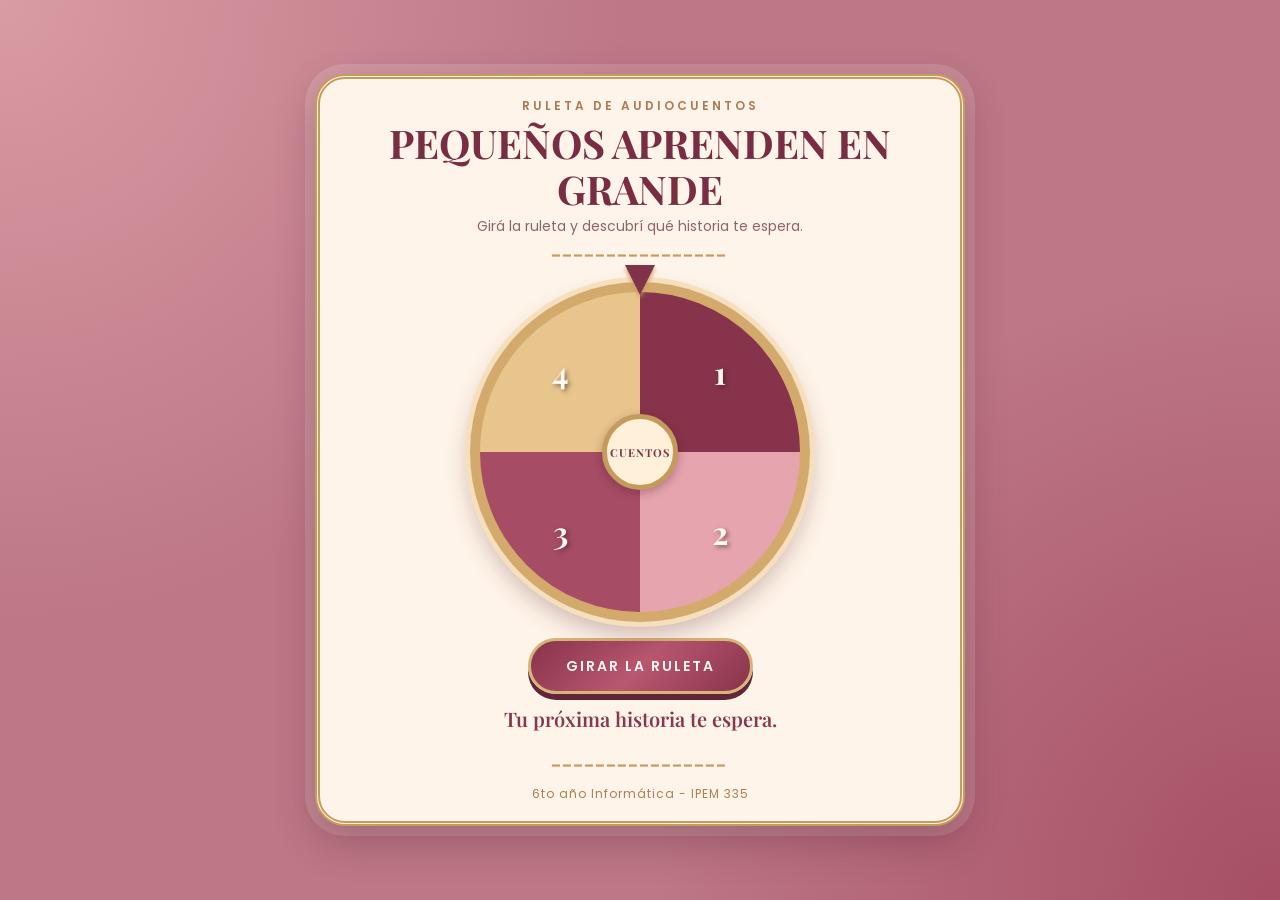
<file: index.html>
<!DOCTYPE html>
<html lang="es">
<head>
    <meta charset="UTF-8">
    <meta name="viewport" content="width=device-width, initial-scale=1.0">
    <title>Pequeños aprenden en grande - Ruleta de cuentos</title>
    <link rel="stylesheet" href="style.css">
    <link href="https://fonts.googleapis.com/css2?family=Playfair+Display:wght@600;700&family=Poppins:wght@400;500;600&display=swap" rel="stylesheet">
</head>
<body>
    <main class="contenedor">
        <header>
            <p class="subtitulo">RULETA DE AUDIOCUENTOS</p>
            <h1>PEQUEÑOS APRENDEN EN GRANDE</h1>
            <p class="descripcion">Girá la ruleta y descubrí qué historia te espera.</p>
        </header>

        <div class="adorno">━━━━━━━━━━━━━━━━</div>

        <section class="zona-ruleta" aria-label="Ruleta con cuatro cuentos">
            <div class="puntero"></div>
            <div class="ruleta" id="ruleta">
                <div class="numero n1">1</div>
                <div class="numero n2">2</div>
                <div class="numero n3">3</div>
                <div class="numero n4">4</div>
                <div class="centro"><span>CUENTOS</span></div>
            </div>
        </section>

        <button id="botonGirar" onclick="girarRuleta()">GIRAR LA RULETA</button>
        <div class="resultado" id="resultado" aria-live="polite">
            Tu próxima historia te espera.
        </div>
        <a id="linkCuento" class="boton-cuento" href="#" style="display: none;">
            ABRIR CUENTO
        </a>

        <div class="adorno">━━━━━━━━━━━━━━━━</div>
        <footer>6to año Informática - IPEM 335</footer>
    </main>
    <script src="script.js"></script>
</body>
</html>
</file>
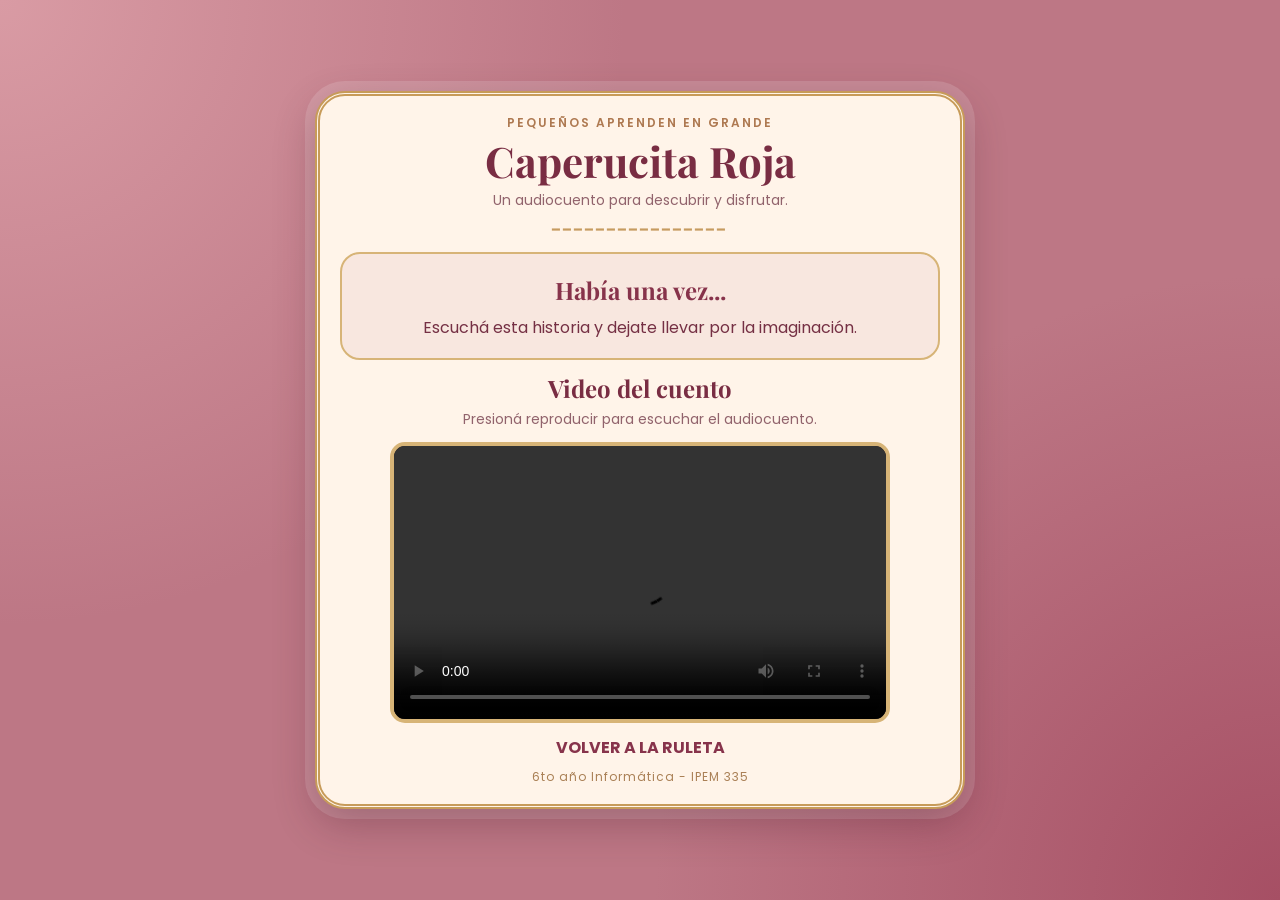
<file: cuentos/caperucitaroja.html>
<!DOCTYPE html>
<html lang="es">
<head>
    <meta charset="UTF-8">
    <meta name="viewport" content="width=device-width, initial-scale=1.0">
    <title>Caperucita Roja - Pequeños aprenden en grande</title>
    <link rel="stylesheet" href="../style.css">
    <link href="https://fonts.googleapis.com/css2?family=Playfair+Display:wght@600;700&family=Poppins:wght@400;500;600&display=swap" rel="stylesheet">
</head>
<body>
    <main class="contenedor pagina-cuento">
        <header>
            <p class="subtitulo">PEQUEÑOS APRENDEN EN GRANDE</p>
            <h1>Caperucita Roja</h1>
            <p class="descripcion">Un audiocuento para descubrir y disfrutar.</p>
        </header>

        <div class="adorno">━━━━━━━━━━━━━━━━</div>
        <section class="historia">
            <h2>Había una vez...</h2>
            <p>Escuchá esta historia y dejate llevar por la imaginación.</p>
        </section>

        <h2 class="titulo-video">Video del cuento</h2>
        <p class="descripcion">Presioná reproducir para escuchar el audiocuento.</p>
        <div class="video-contenedor">
            <video controls preload="metadata" playsinline>
                <source src="../videos/caperucita.mp4" type="video/mp4">
                Tu navegador no puede reproducir este video.
            </video>
        </div>

        <a href="../index.html" class="volver">VOLVER A LA RULETA</a>
        <footer>6to año Informática - IPEM 335</footer>
    </main>
</body>
</html>
</file>
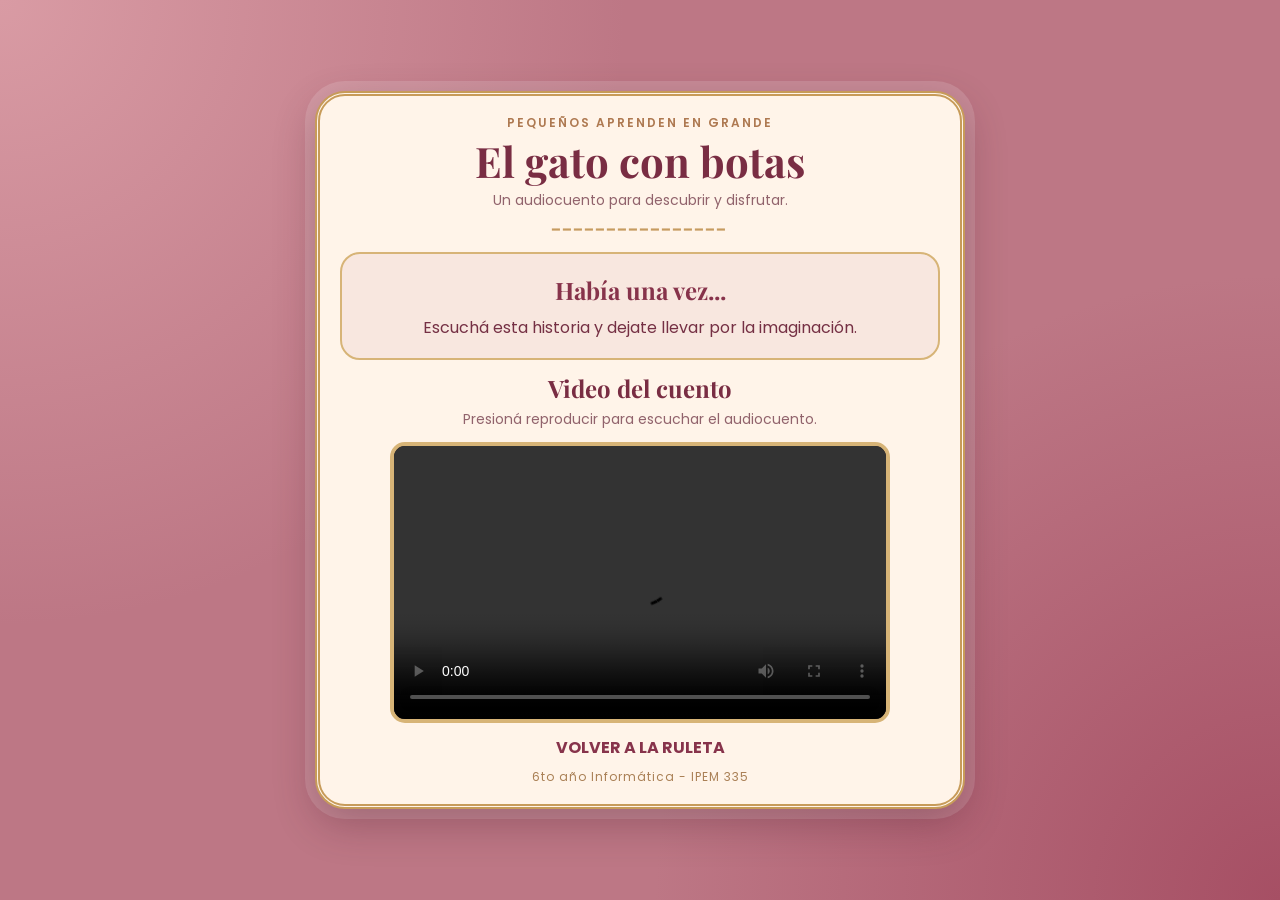
<file: cuentos/gatoconbotas.html>
<!DOCTYPE html>
<html lang="es">
<head>
    <meta charset="UTF-8">
    <meta name="viewport" content="width=device-width, initial-scale=1.0">
    <title>El gato con botas - Pequeños aprenden en grande</title>
    <link rel="stylesheet" href="../style.css">
    <link href="https://fonts.googleapis.com/css2?family=Playfair+Display:wght@600;700&family=Poppins:wght@400;500;600&display=swap" rel="stylesheet">
</head>
<body>
    <main class="contenedor pagina-cuento">
        <header>
            <p class="subtitulo">PEQUEÑOS APRENDEN EN GRANDE</p>
            <h1>El gato con botas</h1>
            <p class="descripcion">Un audiocuento para descubrir y disfrutar.</p>
        </header>

        <div class="adorno">━━━━━━━━━━━━━━━━</div>
        <section class="historia">
            <h2>Había una vez...</h2>
            <p>Escuchá esta historia y dejate llevar por la imaginación.</p>
        </section>

        <h2 class="titulo-video">Video del cuento</h2>
        <p class="descripcion">Presioná reproducir para escuchar el audiocuento.</p>
        <div class="video-contenedor">
            <video controls preload="metadata" playsinline>
                <source src="../videos/gatoconbotas.mp4" type="video/mp4">
                Tu navegador no puede reproducir este video.
            </video>
        </div>

        <a href="../index.html" class="volver">VOLVER A LA RULETA</a>
        <footer>6to año Informática - IPEM 335</footer>
    </main>
</body>
</html>
</file>
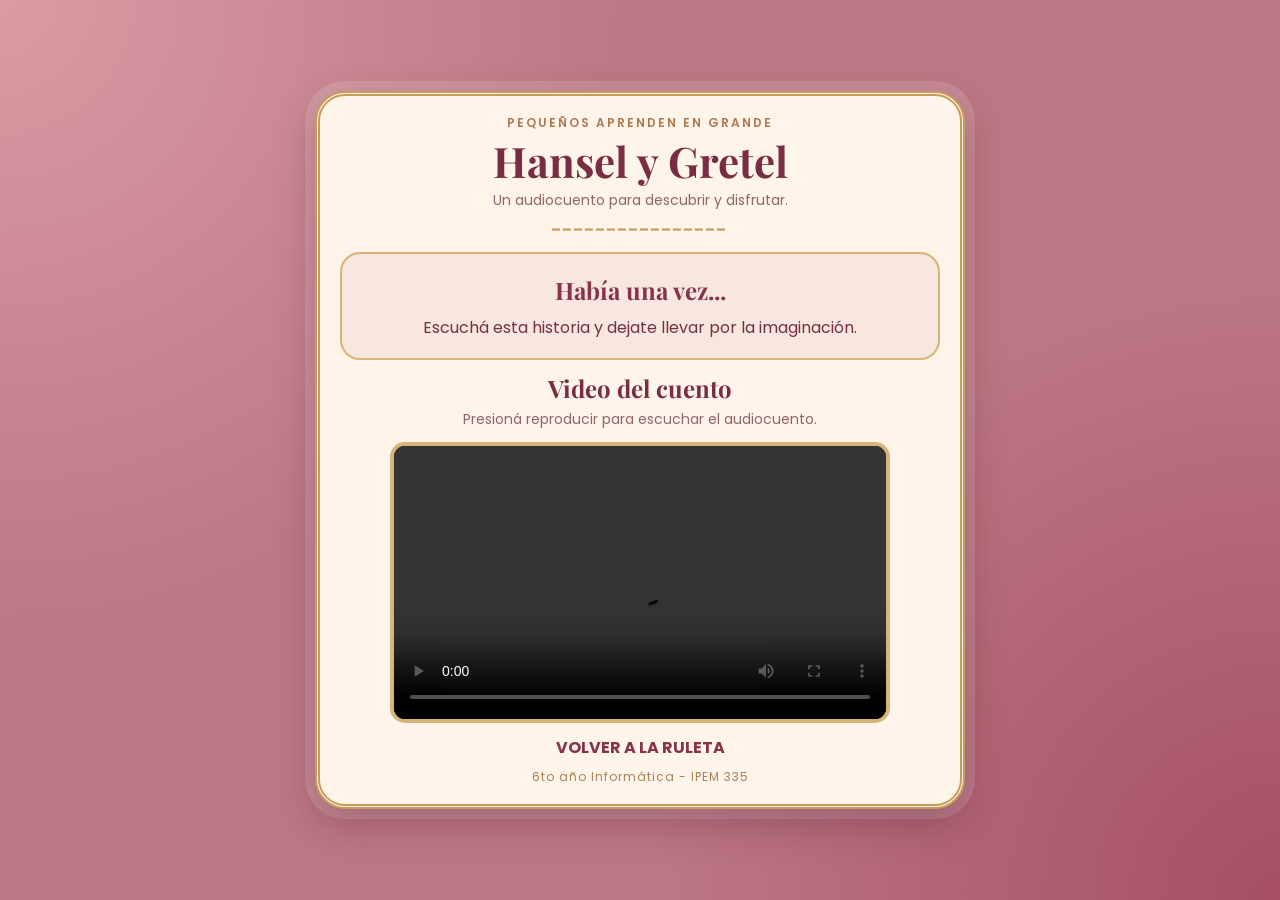
<file: cuentos/hanselygretel.html>
<!DOCTYPE html>
<html lang="es">
<head>
    <meta charset="UTF-8">
    <meta name="viewport" content="width=device-width, initial-scale=1.0">
    <title>Hansel y Gretel - Pequeños aprenden en grande</title>
    <link rel="stylesheet" href="../style.css">
    <link href="https://fonts.googleapis.com/css2?family=Playfair+Display:wght@600;700&family=Poppins:wght@400;500;600&display=swap" rel="stylesheet">
</head>
<body>
    <main class="contenedor pagina-cuento">
        <header>
            <p class="subtitulo">PEQUEÑOS APRENDEN EN GRANDE</p>
            <h1>Hansel y Gretel</h1>
            <p class="descripcion">Un audiocuento para descubrir y disfrutar.</p>
        </header>

        <div class="adorno">━━━━━━━━━━━━━━━━</div>
        <section class="historia">
            <h2>Había una vez...</h2>
            <p>Escuchá esta historia y dejate llevar por la imaginación.</p>
        </section>

        <h2 class="titulo-video">Video del cuento</h2>
        <p class="descripcion">Presioná reproducir para escuchar el audiocuento.</p>
        <div class="video-contenedor">
            <video controls preload="metadata" playsinline>
                <source src="../videos/hanselygretel.mp4" type="video/mp4">
                Tu navegador no puede reproducir este video.
            </video>
        </div>

        <a href="../index.html" class="volver">VOLVER A LA RULETA</a>
        <footer>6to año Informática - IPEM 335</footer>
    </main>
</body>
</html>
</file>
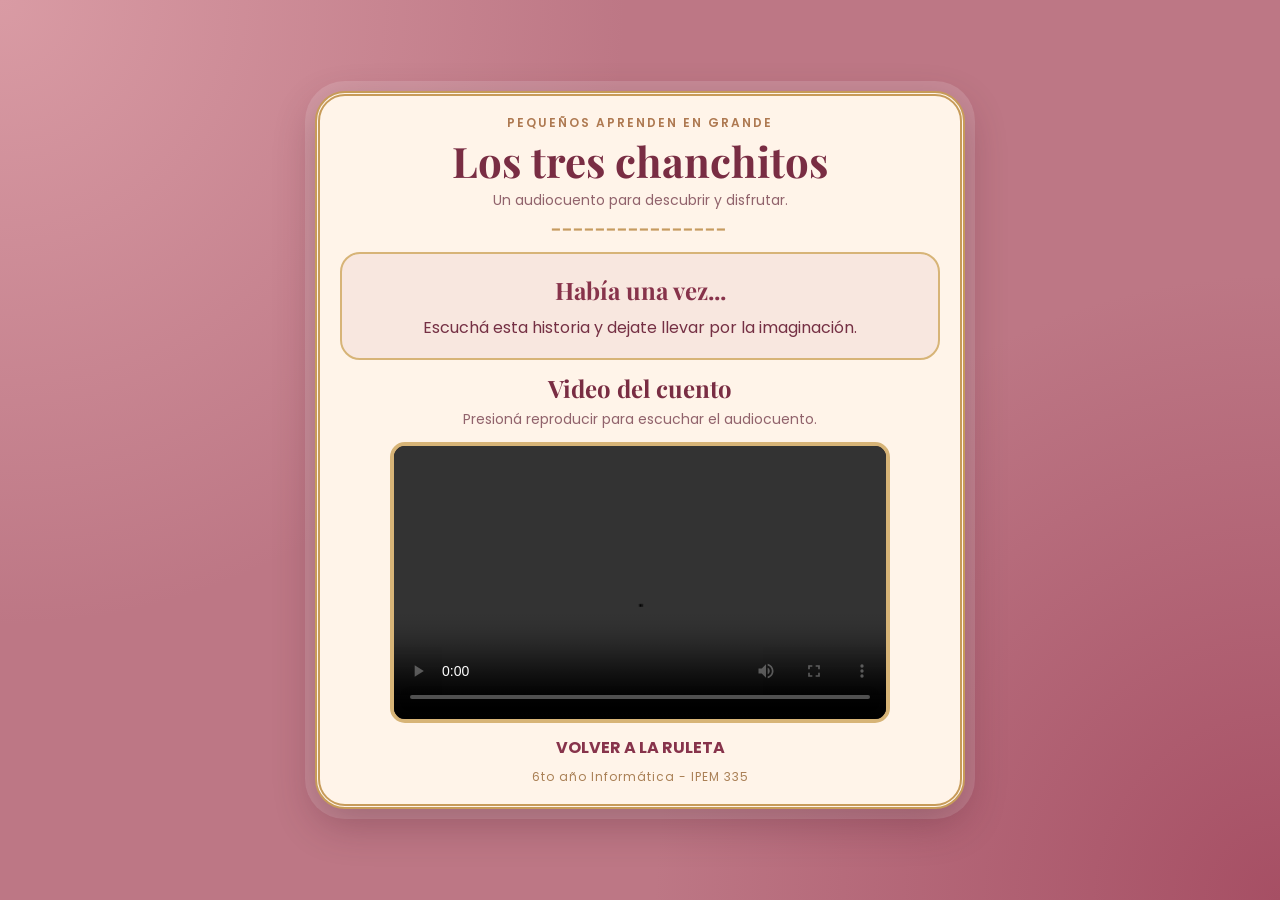
<file: cuentos/lostreschanchitos.html>
<!DOCTYPE html>
<html lang="es">
<head>
    <meta charset="UTF-8">
    <meta name="viewport" content="width=device-width, initial-scale=1.0">
    <title>Los tres chanchitos - Pequeños aprenden en grande</title>
    <link rel="stylesheet" href="../style.css">
    <link href="https://fonts.googleapis.com/css2?family=Playfair+Display:wght@600;700&family=Poppins:wght@400;500;600&display=swap" rel="stylesheet">
</head>
<body>
    <main class="contenedor pagina-cuento">
        <header>
            <p class="subtitulo">PEQUEÑOS APRENDEN EN GRANDE</p>
            <h1>Los tres chanchitos</h1>
            <p class="descripcion">Un audiocuento para descubrir y disfrutar.</p>
        </header>

        <div class="adorno">━━━━━━━━━━━━━━━━</div>
        <section class="historia">
            <h2>Había una vez...</h2>
            <p>Escuchá esta historia y dejate llevar por la imaginación.</p>
        </section>

        <h2 class="titulo-video">Video del cuento</h2>
        <p class="descripcion">Presioná reproducir para escuchar el audiocuento.</p>
        <div class="video-contenedor">
            <video controls preload="metadata" playsinline>
                <source src="../videos/lostrescerditos.mp4" type="video/mp4">
                Tu navegador no puede reproducir este video.
            </video>
        </div>

        <a href="../index.html" class="volver">VOLVER A LA RULETA</a>
        <footer>6to año Informática - IPEM 335</footer>
    </main>
</body>
</html>
</file>
<file: style.css>
/* ESTILOS GENERALES: se mantiene la estética original del grupo. */
* {
    margin: 0;
    padding: 0;
    box-sizing: border-box;
}

body {
    min-height: 100vh;
    min-height: 100dvh;
    background:
        radial-gradient(circle at top left, #d99ba4, transparent 40%),
        radial-gradient(circle at bottom right, #a64f64, transparent 40%),
        #bd7785;
    font-family: 'Poppins', sans-serif;
    display: flex;
    justify-content: center;
    align-items: center;
    padding: clamp(8px, 1.5vh, 20px);
}

.contenedor {
    width: 100%;
    max-width: 650px;
    background: #fff4e9;
    border: 5px double #c79b59;
    border-radius: 30px;
    padding: clamp(10px, 2vh, 22px) 20px;
    text-align: center;
    box-shadow:
        0 15px 40px rgba(65, 20, 35, 0.3),
        0 0 0 10px rgba(255, 255, 255, 0.15);
}

header { margin-bottom: 5px; }

.subtitulo {
    color: #ae7951;
    letter-spacing: 3px;
    font-size: clamp(10px, 1.6vh, 12px);
    font-weight: 600;
}

h1 {
    font-family: 'Playfair Display', serif;
    font-size: clamp(23px, 4.4vh, 42px);
    color: #792d43;
    margin: 5px 0;
    line-height: 1.15;
}

.descripcion {
    color: #91636c;
    font-size: clamp(12px, 1.8vh, 14px);
}

.adorno {
    color: #c69b60;
    letter-spacing: 3px;
    margin: clamp(5px, 1vh, 12px) 0;
    font-size: 13px;
}

/* RULETA: tamaño adaptado a la altura y al ancho de la pantalla. */
.zona-ruleta {
    width: min(340px, 40dvh, 76vw);
    aspect-ratio: 1 / 1;
    margin: clamp(8px, 1.8vh, 18px) auto;
    position: relative;
}

.ruleta {
    width: 100%;
    height: 100%;
    border-radius: 50%;
    position: relative;
    overflow: hidden;
    border: clamp(5px, 1.2vh, 10px) solid #d3aa6c;
    background: conic-gradient(
        #87334b 0deg 90deg,
        #e5a4ae 90deg 180deg,
        #a64c65 180deg 270deg,
        #e8c58d 270deg 360deg
    );
    box-shadow:
        0 0 0 5px #f5dfbd,
        0 12px 25px rgba(80, 30, 40, 0.3);
    transition: transform 5s cubic-bezier(0.15, 0.7, 0.15, 1);
}

/* Los números están en el centro de cada sector, no sobre los bordes. */
.numero {
    position: absolute;
    transform: translate(-50%, -50%);
    color: #fff9ef;
    font-family: 'Playfair Display', serif;
    font-size: clamp(17px, 3.5vh, 34px);
    font-weight: bold;
    text-shadow: 2px 2px 4px rgba(50, 15, 25, 0.5);
}
.n1 { top: 25%; left: 75%; }
.n2 { top: 75%; left: 75%; }
.n3 { top: 75%; left: 25%; }
.n4 { top: 25%; left: 25%; }

.centro {
    position: absolute;
    width: clamp(42px, 9vh, 76px);
    height: clamp(42px, 9vh, 76px);
    top: 50%;
    left: 50%;
    transform: translate(-50%, -50%);
    border-radius: 50%;
    background: #fff0d9;
    border: 5px solid #c49a5d;
    display: flex;
    justify-content: center;
    align-items: center;
    z-index: 3;
    box-shadow: 0 3px 10px rgba(60, 20, 30, 0.3);
}
.centro span {
    font-family: 'Playfair Display', serif;
    font-size: clamp(8px, 1.3vh, 11px);
    font-weight: bold;
    letter-spacing: 1px;
    color: #80364b;
}

.puntero {
    position: absolute;
    z-index: 5;
    top: -17px;
    left: 50%;
    transform: translateX(-50%);
    width: 0;
    height: 0;
    border-left: 15px solid transparent;
    border-right: 15px solid transparent;
    border-top: 30px solid #80334a;
    filter: drop-shadow(0 3px 2px #c69b60);
}

button {
    padding: clamp(9px, 1.6vh, 15px) 35px;
    background: linear-gradient(135deg, #87334b, #b95770, #87334b);
    border: 3px solid #d7b477;
    border-radius: 40px;
    color: #fff5e9;
    font-family: 'Poppins', sans-serif;
    font-weight: 600;
    font-size: clamp(12px, 1.8vh, 14px);
    letter-spacing: 2px;
    cursor: pointer;
    box-shadow: 0 6px 0 #632638;
    transition: 0.3s;
}
button:hover {
    background: linear-gradient(135deg, #a64b63, #d17e8c);
    transform: translateY(-3px);
}
button:disabled { opacity: 0.6; cursor: not-allowed; }

.resultado {
    min-height: 42px;
    margin-top: clamp(6px, 1.2vh, 12px);
    color: #85394f;
    font-family: 'Playfair Display', serif;
    font-size: clamp(15px, 2.5vh, 20px);
    font-weight: 600;
}

.boton-cuento {
    display: none;
    width: fit-content;
    margin: 8px auto;
    padding: 9px 20px;
    background: linear-gradient(135deg, #87334b, #b95770);
    border: 3px solid #d7b477;
    border-radius: 35px;
    color: #fff5e9;
    text-decoration: none;
    font-weight: bold;
    font-size: 12px;
    letter-spacing: 2px;
    box-shadow: 0 5px 0 #632638;
}
.boton-cuento:hover { background: #a64b63; }

footer {
    color: #aa8056;
    font-size: clamp(10px, 1.5vh, 12px);
    letter-spacing: 1px;
    margin-top: 6px;
}

/* PÁGINAS DE LOS AUDIOCUENTOS */
.pagina-cuento .subtitulo { letter-spacing: 2px; }
.pagina-cuento h1 { font-size: clamp(25px, 5vh, 42px); }
.historia {
    background: #f8e7df;
    border: 2px solid #d7b477;
    border-radius: 20px;
    padding: clamp(12px, 2vh, 20px);
    margin: 12px 0;
    color: #753044;
    line-height: 1.5;
}
.historia h2 {
    font-family: 'Playfair Display', serif;
    color: #87334b;
    margin-bottom: 8px;
}
.titulo-video {
    font-family: 'Playfair Display', serif;
    color: #792d43;
    margin: 10px 0 5px;
}
.video-contenedor {
    width: 100%;
    max-width: min(500px, 65dvh);
    aspect-ratio: 16 / 9;
    margin: 12px auto;
}
.video-contenedor video {
    display: block;
    width: 100%;
    height: 100%;
    background: #24131a;
    border: 4px solid #d7b477;
    border-radius: 15px;
}
.volver {
    display: block;
    margin: 12px auto 8px;
    color: #87334b;
    font-weight: bold;
    text-decoration: none;
}
.volver:hover { color: #c49a5d; }

/* Ajustes para pantallas chicas y ventanas bajas. */
@media (max-width: 480px) {
    .contenedor { padding: 14px 12px; }
    .zona-ruleta { width: min(300px, 37dvh, 76vw); }
    button { padding: 11px 24px; }
    .adorno { letter-spacing: 1px; }
}
@media (max-height: 570px) {
    .contenedor { padding: 7px 12px; border-radius: 18px; }
    .zona-ruleta { width: min(32dvh, 65vw); margin: 4px auto; }
    .adorno { margin: 2px 0; font-size: 10px; }
    header { margin-bottom: 1px; }
    h1 { font-size: clamp(18px, 4.5vh, 28px); margin: 2px 0; }
    .descripcion { font-size: 11px; }
    button { padding: 6px 18px; font-size: 11px; }
    .resultado { min-height: 24px; margin-top: 4px; font-size: 13px; }
    footer { margin-top: 2px; font-size: 10px; }
    .pagina-cuento .historia { padding: 5px; margin: 5px 0; }
    .pagina-cuento .historia h2 { font-size: 16px; margin-bottom: 2px; }
    .pagina-cuento .historia p { font-size: 11px; }
    .pagina-cuento .titulo-video { font-size: 16px; margin: 4px 0; }
    .pagina-cuento .video-contenedor { max-width: min(400px, 40dvh); margin: 5px auto; }
    .pagina-cuento .volver { margin: 5px auto; font-size: 11px; }
}
</file>
